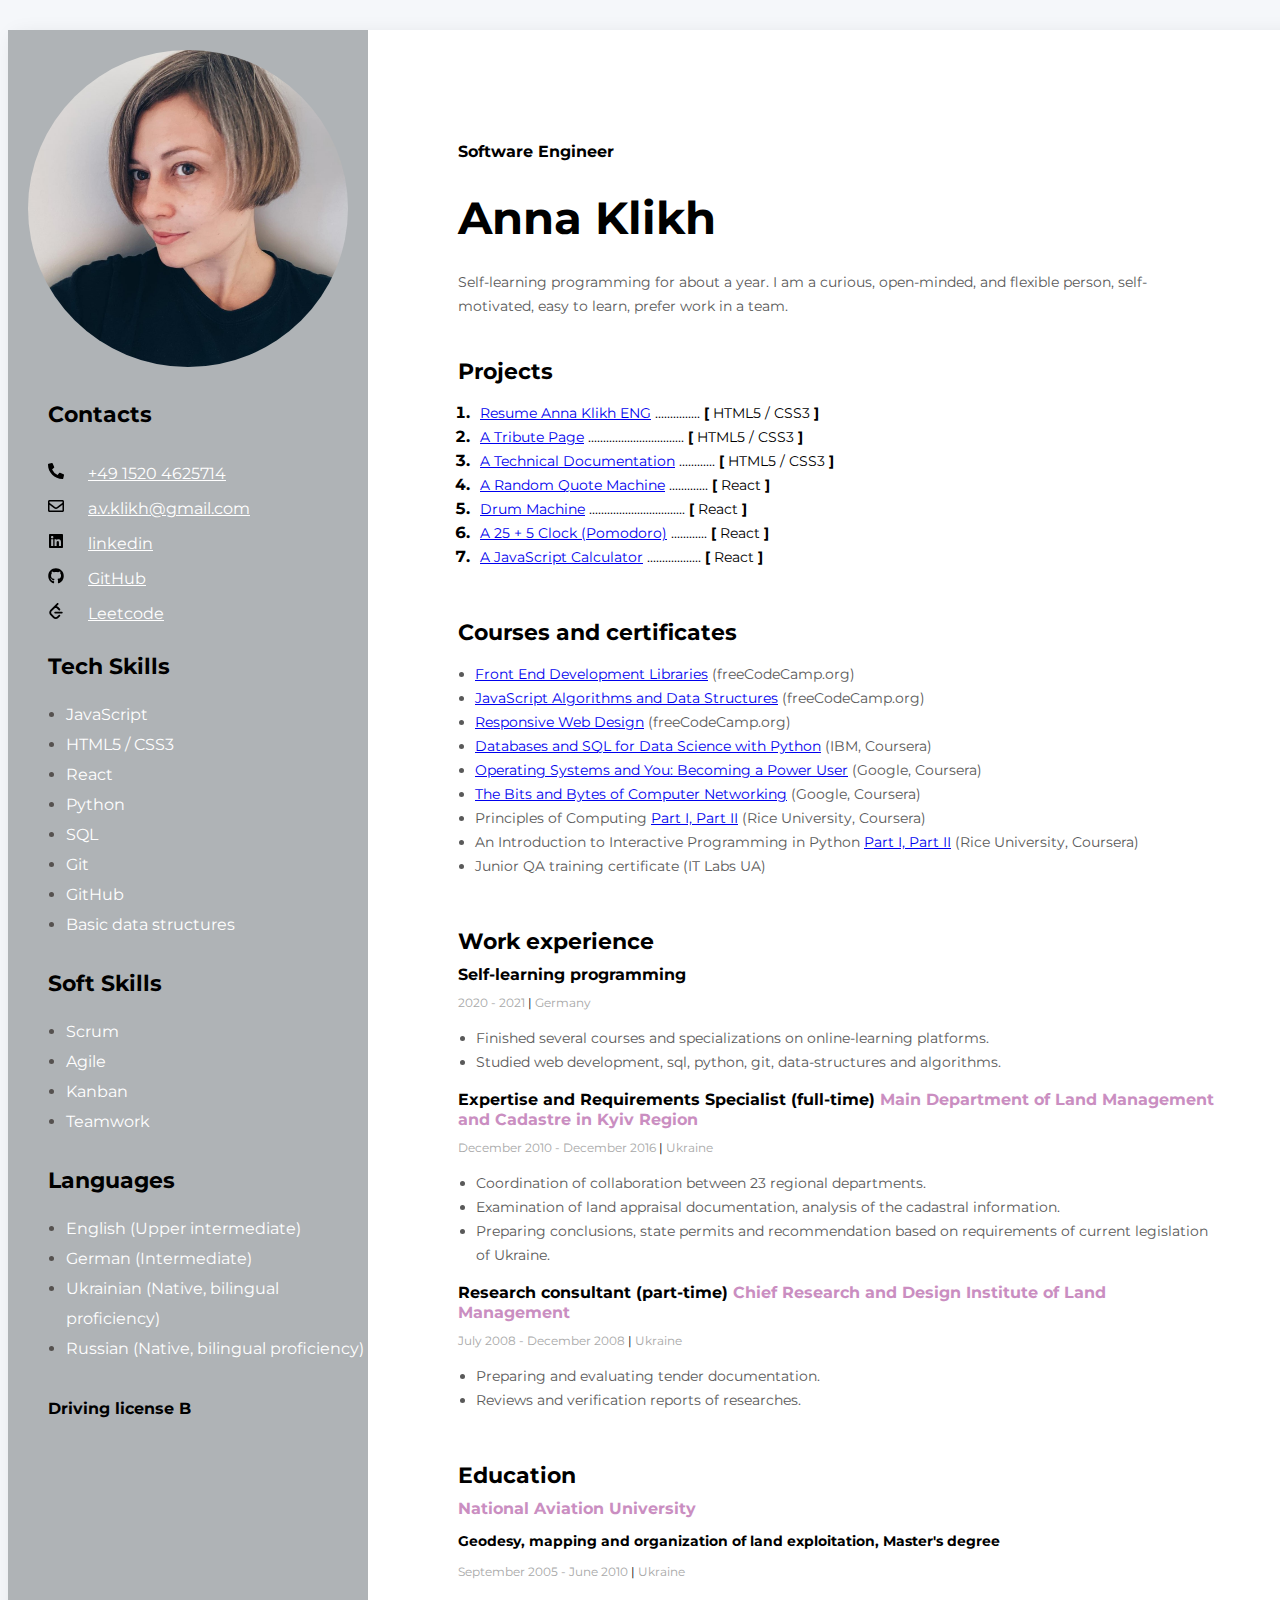
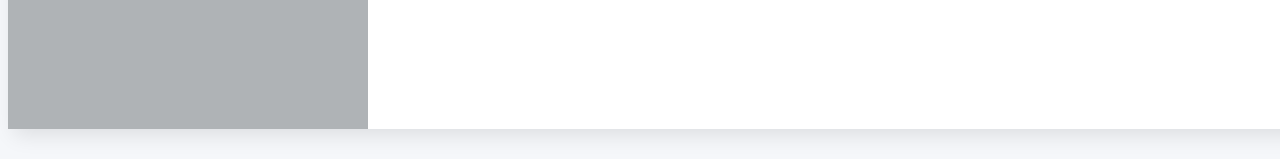
<file: index.html>
<!DOCTYPE html>
<html lang="en">
<head>
    <meta charset="UTF-8">
    <meta http-equiv="X-UA-Compatible" content="IE=edge">
    <meta name="viewport" content="width=device-width, initial-scale=1.0">
    <title>Resume Anna Klikh ENG</title>
    <link rel="preconnect" href="https://fonts.gstatic.com">
    <link href="https://fonts.googleapis.com/css2?family=Montserrat:wght@400;@700&display=swap" rel="stylesheet"> 
    <link rel="stylesheet" href="css/style.css">
    
</head>
<body>
    <!--main container-->
    <div class="main-container">

        <!--main content section-->
        <div class="main-content-section">
   
            <!--about me section-->
            <div class="about-me-section">

                <h2 class="about-me-profession">Software Engineer </h2>
                <h1 class="about-me-name">Anna Klikh</h1>

                <p class="about-me-description">Self-learning programming for about a year. I am a curious, open-minded, and flexible person,  self-motivated, easy to learn, prefer work 
                    in a team.</p>
            </div>

            <!--my projects section-->
            <div class="my-projects-section">

                <h3 class="main-content-title">Projects</h3>

                <ol class="my-projects-list">
                    
                    <li class="my-projects-item">
                        <span class="my-projects-text">
                            <a class="my-projects-link" href="https://aklikh.github.io" target="_blank">Resume Anna Klikh ENG</a>
                            ...............
                            <span class="my-projects-bracket">[</span> HTML5 / CSS3 <span class="my-projects-bracket">]</span>
                        </span>
                    </li>

                    <li class="my-projects-item">
                        <span class="my-projects-text">
                            <a class="my-projects-link" href="https://codepen.io/aklikh/full/oNZzXPK" target="_blank">A Tribute Page</a>
                            ................................
                            <span class="my-projects-bracket">[</span> HTML5 / CSS3 <span class="my-projects-bracket">]</span>
                        </span>
                    </li>

                    <li class="my-projects-item">
                        <span class="my-projects-text">
                            <a class="my-projects-link" href="https://codepen.io/aklikh/full/vYxZMvL" target="_blank">A Technical Documentation</a>
                            ............
                            <span class="my-projects-bracket">[</span> HTML5 / CSS3 <span class="my-projects-bracket">]</span>
                        </span>
                    </li>

                    <li class="my-projects-item">
                        <span class="my-projects-text">
                            <a class="my-projects-link" href="https://codepen.io/aklikh/full/KKqbLJM" target="_blank">A Random Quote Machine</a>
                            .............
                            <span class="my-projects-bracket">[</span> React <span class="my-projects-bracket">]</span>
                        </span>
                    </li>

                    <li class="my-projects-item">
                        <span class="my-projects-text">
                            <a class="my-projects-link" href="https://codepen.io/aklikh/full/BadagZW" target="_blank">Drum Machine</a>
                            ................................
                            <span class="my-projects-bracket">[</span> React <span class="my-projects-bracket">]</span>
                        </span>
                    </li>

                    <li class="my-projects-item">
                        <span class="my-projects-text">
                            <a class="my-projects-link" href="https://codepen.io/aklikh/full/LYjOPjV" target="_blank">A 25 + 5 Clock (Pomodoro)</a>
                            ............
                            <span class="my-projects-bracket">[</span> React <span class="my-projects-bracket">]</span>
                        </span>
                    </li>

                    <li class="my-projects-item">
                        <span class="my-projects-text">
                            <a class="my-projects-link" href="https://codepen.io/aklikh/full/GRvoKLX" target="_blank">A JavaScript Calculator</a>
                            ..................
                            <span class="my-projects-bracket">[</span> React <span class="my-projects-bracket">]</span>
                        </span>
                    </li>
                </ol>    

            </div>

            <!--my courses and certificates section-->
            <div class="courses-and-certificates-section">

                <h3 class="main-content-title">Courses and certificates</h3>

                <ul class= "courses-and-certificates-list">
                    <li class="courses-and-certificates-information">
                        <span class="my-certificates-text">
                            <a class="my-certificates-link" href="https://www.freecodecamp.org/certification/a_klikh/front-end-development-libraries" target="_blank">Front End Development Libraries</a>
                            (freeCodeCamp.org)
                        </span>
                    </li>
                    <li class="courses-and-certificates-information">
                        <span class="my-certificates-text">
                            <a class="my-certificates-link" href="https://www.freecodecamp.org/certification/a_klikh/javascript-algorithms-and-data-structures" target="_blank">JavaScript Algorithms and Data Structures</a>
                            (freeCodeCamp.org)
                        </span>
                    </li>
                    <li class="courses-and-certificates-information">
                        <span class="my-certificates-text">
                            <a class="my-certificates-link" href="https://www.freecodecamp.org/certification/a_klikh/responsive-web-design" target="_blank">Responsive Web Design</a>
                            (freeCodeCamp.org)
                        </span>
                    </li>
                    <li class="courses-and-certificates-information">
                        <span class="my-certificates-text">
                            <a class="my-certificates-link" href="https://www.coursera.org/account/accomplishments/certificate/53L3DT6VQQSR" target="_blank">Databases and SQL for Data Science with Python</a>
                            (IBM, Coursera)
                        </span>
                    </li>
                    <li class="courses-and-certificates-information">
                        <span class="my-certificates-text">
                            <a class="my-certificates-link" href="https://www.coursera.org/account/accomplishments/certificate/LB6HZ7D6ZXAS" target="_blank">Operating Systems and You: Becoming a Power User</a>
                            (Google, Coursera)
                        </span>
                    </li>
                    <li class="courses-and-certificates-information">
                        <span class="my-certificates-text">
                            <a class="my-certificates-link" href="https://www.coursera.org/account/accomplishments/certificate/6TQAZYMYZGD9" target="_blank">The Bits and Bytes of Computer Networking</a>
                            (Google, Coursera)
                        </span>
                    </li>
                    <li class="courses-and-certificates-information">
                        <span class="my-certificates-text">
                            Principles of Computing
                            <a class="my-certificates-link" href="https://www.coursera.org/account/accomplishments/certificate/CZT27UXZB8FX" target="_blank">Part I, </a>
                            <a class="my-certificates-link" href="https://www.coursera.org/account/accomplishments/certificate/VHY5QT5GEJDM" target="_blank">Part II</a>
                            (Rice University, Coursera)
                        </span> 
                    </li>
                    <li class="courses-and-certificates-information">
                        <span class="my-certificates-text">
                            An Introduction to Interactive Programming in Python
                            <a class="my-certificates-link" href="https://www.coursera.org/account/accomplishments/certificate/X2DF655RTTMM" target="_blank">Part I, </a>
                            <a class="my-certificates-link" href="https://www.coursera.org/account/accomplishments/certificate/H6NG2PCY3Q34" target="_blank">Part II</a>
                            (Rice University, Coursera)
                        </span>
                    </li>
                    <li class="courses-and-certificates-information">Junior QA training certificate (IT Labs UA)</li>
                </ul>

            </div>


            <!--my work experience-->
            <div class="my-work-experience-section">

                <h3 class="main-content-title">Work experience</h3>

                <!--place of work 3-->
                <div class="my-work-experience-place-of-work">
                    <h4 class="my-work-experience-position">Self-learning programming </h4>
                    <p class="my-work-experience-period">2020 - 2021   <span class="my-work-experience-divider">| </span> Germany</p>
                    <ul class="my-work-experience-duties">
                        <li class="my-work-experience-duty">Finished several courses and specializations on online-learning platforms.</li> 
                        <li class="my-work-experience-duty">Studied web development, sql, python, git, data-structures and algorithms.</li>
                </div>
                
                <!--place of work 2-->
                <div class="my-work-experience-place-of-work">
                    <h4 class="my-work-experience-position">Expertise and Requirements Specialist (full-time) <span class="my-work-experience-company" >Main Department of Land Management and Cadastre in Kyiv Region</span></h4>
                    <p class="my-work-experience-period">December 2010 - December 2016   <span class="my-work-experience-divider">| </span> Ukraine</p>
                    <ul class="my-work-experience-duties">
                        <li class="my-work-experience-duty">Coordination of collaboration between 23 regional departments.</li> 
                        <li class="my-work-experience-duty">Examination of land appraisal documentation, analysis of the cadastral information.</li>    
                        <li class="my-work-experience-duty">Preparing conclusions, state permits and recommendation based on requirements of current legislation of Ukraine. </li>                                                      
                    </ul>  
                </div>

                <!--place of work 1-->
                <div class="my-work-experience-place-of-work">
                    <h4 class="my-work-experience-position">Research consultant (part-time) <span class="my-work-experience-company" >Chief Research and Design Institute of Land Management</span></h4> 
                    <p class="my-work-experience-period">July 2008 - December 2008  <span class="my-work-experience-divider">| </span>Ukraine</p>
                    <ul class="my-work-experience-duties">                        
                        <li class="my-work-experience-duty">Preparing and evaluating tender documentation.</li>                                                 
                        <li class="my-work-experience-duty">Reviews and verification reports of researches.</li>
                    </ul>  
                </div>    
            </div>

            <!--my education-->
            <div class="my-education-section">
                <h3 class="main-content-title">Education</h3>
                <h4 class="my-education-university">National Aviation University</h4>
                <p class="my-education-speciality"> Geodesy, mapping and organization of land exploitation, Master's degree</p>
                <p class="my-education-period">September 2005 - June 2010  <span class="my-education-divider">| </span>  Ukraine</p>               
            </div>
        </div>

        <!--side bar section-->
        <aside class="sidebar-section">
            <img class="my_photo"src="img/photo.jpg" alt="my photo">

            <!--contact section-->
            <div class="contact_section">
                <h3 class="sidebar-title">Contacts</h3>

                <div>
                    <img class="phone_icon" src="img/phone-alt-solid.svg" alt = "Phone number">
                    <a class="contact_section_link" href="tel:+4915204625714">+49 1520 4625714</a>                    
                </div>
                
                <div>
                    <img class="mail_icon" src="img/envelope-regular.svg" alt = "E-mail">
                    <a class="contact_section_link" href="mailto:a.v.klikhl@gmail.com">a.v.klikh@gmail.com</a>                    
                </div>

                <div>
                    <img class="linkedin_icon" src="img/linkedin-brands.svg" alt = "LinkedIn">
                    <a class="contact_section_link" href="https://www.linkedin.com/in/anna-klikh/">linkedin</a>                    
                </div>

                <div>
                    <img class="github_icon" src="img/github-brands.svg" alt = "GitHub">
                    <a class="contact_section_link" href="https://github.com/aklikh">GitHub</a>                    
                </div>

                <div>
                    <img class="leetcode_icon" src="img/leetcode.svg" alt = "Leetcode">
                    <a class="contact_section_link" href="https://leetcode.com/a_klikh/">Leetcode</a>                    
                </div>

            </div>

            
            <!--tech skills-->
            <div class="tech-skills-section">
                <h3 class="sidebar-title">Tech Skills</h3>
                <ul class="skills-list">
                    <li class="skills-list-item"><span class="skills-item-text">JavaScript</span></li>
                    <li class="skills-list-item"><span class="skills-item-text">HTML5 / CSS3</span></li>
                    <li class="skills-list-item"><span class="skills-item-text">React</span></li> 
                    <li class="skills-list-item"><span class="skills-item-text">Python</span></li>
                    <li class="skills-list-item"><span class="skills-item-text">SQL</span></li>                     
                    <li class="skills-list-item"><span class="skills-item-text">Git</span></li>
                    <li class="skills-list-item"><span class="skills-item-text">GitHub</span></li>
                    <li class="skills-list-item"><span class="skills-item-text">Basic data structures</span></li>                                   
                </ul>

            </div>   

            <!--soft skills-->
            <div class="soft-skills-section">
                <h3 class="sidebar-title">Soft Skills</h3>
                <ul class="skills-list">
                    <li class="skills-list-item"><span class="skills-item-text">Scrum</span></li>
                    <li class="skills-list-item"><span class="skills-item-text">Agile</span></li>
                    <li class="skills-list-item"><span class="skills-item-text">Kanban</span></li>
                    <li class="skills-list-item"><span class="skills-item-text">Teamwork</span></li>                    
                </ul>
            </div> 

            <!--languages-->
            <div class="languages-section">
                <h3 class="sidebar-title">Languages</h3>
                <ul class="languages-list">
                    <li class="languages-item"><span class="languages-text">English (Upper intermediate)</span></li>
                    <li class="languages-item"><span class="languages-text">German (Intermediate)</span></li>
                    <li class="languages-item"><span class="languages-text">Ukrainian (Native, bilingual proficiency)</span></li>
                    <li class="languages-item"><span class="languages-text">Russian (Native, bilingual proficiency)</span></li>                    
                </ul>
            </div> 

            <!--driving-license-->
            <div class ="driving-license-section">
                <h4 class="driving-license-title">Driving license B</h4>
            </div>
              
        </aside>

    </div>
    
</body>
</html>
</file>
<file: css/style.css>
body {
    font-family: 'Montserrat', sans-serif;
    background-color: #F5F7FA;
}

.main-container {
    display: flex;
    flex-direction: row-reverse;
    width: 1300px;
    background-color: #fff;
    margin:30px auto;
    box-shadow: 6px 6px 20px rgba(0, 0, 0, 0.1);
}

/*Main content*/

.main-content-section{
    padding: 100px 90px ;
}

.main-content-title{
    font-style: normal;
    font-weight: bold;
    font-size: 22px;
    line-height: 27px;;
    color: #000;
    margin-bottom: 10px;
}

/*About me section*/

.about-me-section {
    margin: 0 0 40px 0;
}

.about-me-profession{
    font-style: normal;
    font-weight: bold;
    font-size: 16px;
    line-height: 17px;;
    color: #000;
    margin-bottom: 20px;
}

.about-me-name{
    font-style: normal;
    font-weight: bold;
    font-size: 45px;
    line-height: 55px;;
    color: #000;
    margin-bottom: 25px;
}   

.about-me-description{
    width: 700px;
    font-style: normal;
    font-weight: normal;
    font-size: 14px;
    line-height: 24px;
    color: #595959;
}


/*My projects section*/

.my-projects-section{
    margin: 0 0 50px 0;
}

.my-projects-list{
    padding: 0 0 0 17px;
}

.my-projects-item{
    font-weight: bold;
}

.my-projects-link{
    font-style: normal;
    font-weight: normal;
    font-size: 14px;
    line-height: 24px;    
} 
.my-projects-text{
    font-style: normal;
    font-weight: normal;
    font-size: 14px;
    line-height: 24px;
    margin-left: 5px;
}

.my-projects-bracket{
    font-style: normal;
    font-weight: bold;
    font-size: 14px;
    line-height: 24px;
    color: #000;
}



/*My courses and certificates section*/

.courses-and-certificates-section{
    margin: 0 0 50px 0;
}

.courses-and-certificates-list{
    padding: 0 0 0 17px;
}

.courses-and-certificates-information{
    font-style: normal;
    font-weight: normal;
    font-size: 14px;
    line-height: 24px;
    color: #595959;
}

/*My work section*/

.my-work-experience-section{
    margin: 0 0 50px 0;
}

.my-work-experience-position{
    font-style: normal;
    font-weight: bold;
    font-size: 16px;
    line-height: 20px;
    color: #000;
    margin:0 0 10px 0;
}

.my-work-experience-company{
    color: #ca8ec1;
}

.my-work-experience-period{
    font-style: normal;
    font-weight: normal;
    font-size: 12px;
    line-height: 15px;
    color: #A8A8A8;
    margin:0 0 10px 0;
}

.my-work-experience-divider{
    color: #000;
}


.my-work-experience-duties{
    padding: 0 0 0 18px;
}

.my-work-experience-duty{
    font-style: normal;
    font-weight: normal;
    font-size: 14px;
    line-height: 24px;
    color: #595959;
}

.my-work-experience-place-of-work{
    margin-bottom: 0 15px 0 0;
}


/*My education section*/

.my-education-section{
    margin: 0 0 50px 0;
}

.my-education-university{
    font-style: normal;
    font-weight: bold;
    font-size: 16px;
    line-height: 20px;
    color: #ca8ec1; 
    margin:0 0 10px 0;
}

.my-education-speciality{
    font-style: normal;
    font-weight: bold;
    font-size: 14px;
    line-height: 17px;
    color: #000000;  
}

.my-education-period{
    font-style: normal;
    font-weight: normal;
    font-size: 12px;
    line-height: 15px;
    color: #A8A8A8;
    margin:0 0 10px 0;
}

.my-education-divider{
    color: #000;
}



/*Sidebar section*/

.sidebar-section{
    background-color:#afb3b6;
    width:370px;
    padding: 20px 0;
}

.my_photo{
    width: 320px;
    border-radius: 50%;
    margin: 0 20px 0 20px;
}


.phone_icon,
.mail_icon,
.linkedin_icon,
.github_icon,
.leetcode_icon{
    width: 16px;
    height: 16px;
    background-color:transparent;
    padding: 15px 0 0 0;
    
}



.contact_section,
.tech-skills-section,
.soft-skills-section,
.languages-section,
.driving-license-section{
    margin: 30px 0 0 40px;
}

.sidebar-title{
    font-style: normal;
    font-weight: bold;
    font-size: 22px;
    line-height: 27px;
    color: #000;
    margin-bottom: 20px;
}

/*Contacts section*/

.contact_section_link{
    text-align: center;     
    color: #fff;
    font-style: normal;
    font-weight: normal;
    font-size: 16px;
    line-height: 14px;
    padding: 0 0 0px 20px;
}





/*Skills list*/

.skills-list{
    padding: 0 0 0 18px;
}

.skills-list-item{
    color: #55514f;
}

.skills-item-text{    
    font-style: normal;
    font-weight: normal;
    font-size: 16px;
    line-height: 30px;
    color: #fff;   
}

/*Languages*/

.languages-list{
    padding: 0 0 0 18px;
}

.languages-item{
    color: #55514f;
}

.languages-text{
    font-style: normal;
    font-weight: normal;
    font-size: 16px;
    line-height: 30px;
    color: #fff;      
}


/*Driving-license*/

.driving-license-title{    
    paddig-top: 30px;
    font-style: normal;
    font-weight: bold;
    font-size: 16px;
    line-height: 30px;
    color: #000;  
}
</file>
